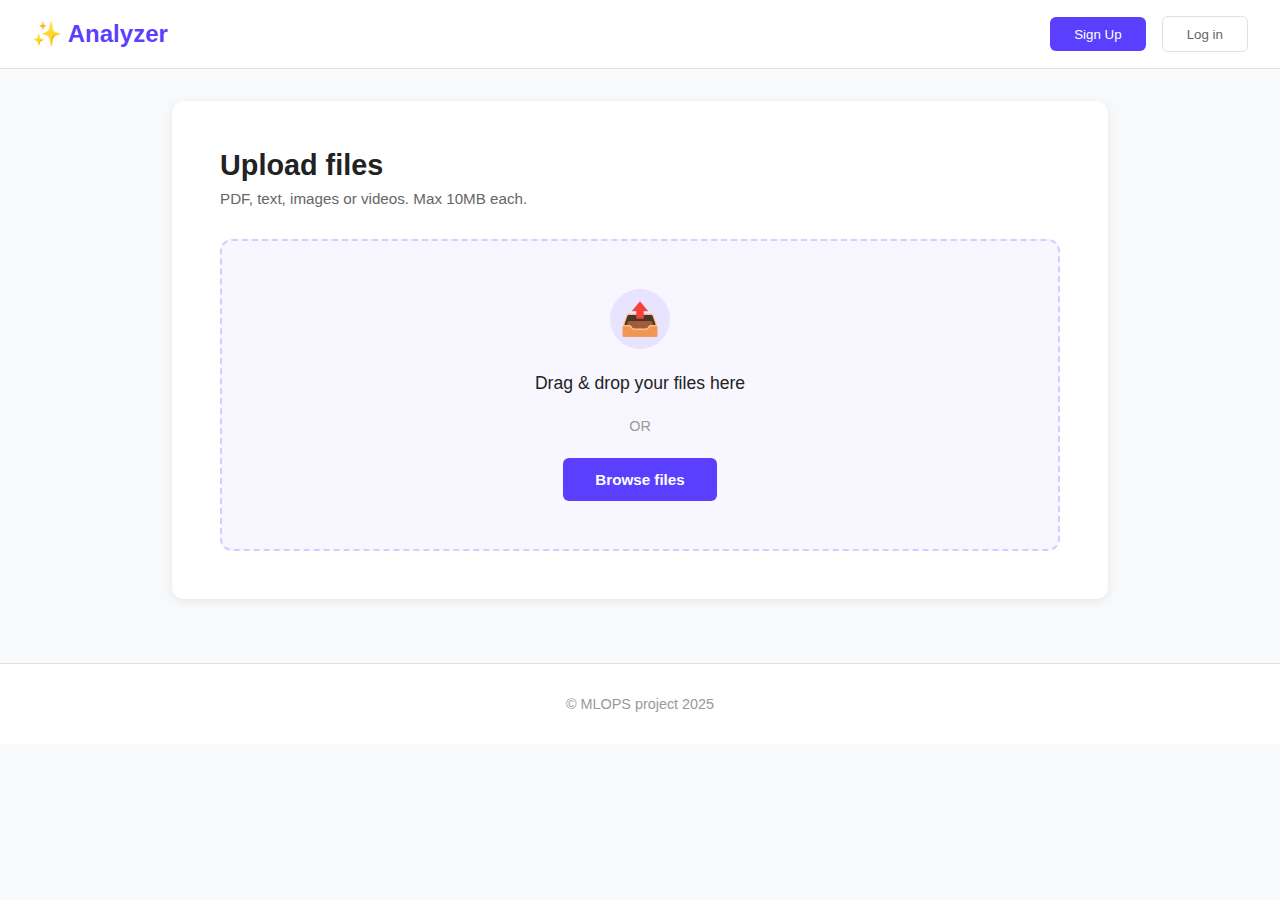
<file: frontend/index.html>
<!DOCTYPE html>
<html lang="en">
<head>
    <meta charset="UTF-8">
    <meta name="viewport" content="width=device-width, initial-scale=1.0">
    <title>Image Analysis & AI Detection</title>
    <style>
        * {
            margin: 0;
            padding: 0;
            box-sizing: border-box;
        }

        body {
            font-family: -apple-system, BlinkMacSystemFont, 'Segoe UI', 'Roboto', 'Oxygen', 'Ubuntu', 'Cantarell', sans-serif;
            background: #f8f9fa;
            color: #333;
        }

        header {
            background: white;
            border-bottom: 1px solid #e0e0e0;
            padding: 1rem 2rem;
            display: flex;
            justify-content: space-between;
            align-items: center;
        }

        .logo {
            font-size: 1.5rem;
            font-weight: 700;
            color: #5b3fff;
        }

        nav {
            display: flex;
            gap: 2rem;
        }

        nav a {
            text-decoration: none;
            color: #666;
            font-size: 0.95rem;
            transition: color 0.3s;
        }

        nav a:hover {
            color: #5b3fff;
        }

        .header-right {
            display: flex;
            gap: 1rem;
            align-items: center;
        }

        .btn-signup {
            background: #5b3fff;
            color: white;
            border: none;
            padding: 0.6rem 1.5rem;
            border-radius: 6px;
            cursor: pointer;
            font-weight: 500;
            transition: background 0.3s;
        }

        .btn-signup:hover {
            background: #4a2dd8;
        }

        .btn-login {
            background: white;
            color: #666;
            border: 1px solid #e0e0e0;
            padding: 0.6rem 1.5rem;
            border-radius: 6px;
            cursor: pointer;
            font-weight: 500;
            transition: all 0.3s;
        }

        .btn-login:hover {
            border-color: #5b3fff;
            color: #5b3fff;
        }

        .container {
            max-width: 1000px;
            margin: 2rem auto;
            padding: 0 2rem;
        }

        .upload-section {
            background: white;
            border-radius: 12px;
            padding: 3rem;
            box-shadow: 0 2px 8px rgba(0, 0, 0, 0.08);
        }

        .section-title {
            font-size: 1.8rem;
            font-weight: 700;
            margin-bottom: 0.5rem;
            color: #222;
        }

        .section-subtitle {
            color: #666;
            margin-bottom: 2rem;
            font-size: 0.95rem;
        }

        .upload-area {
            border: 2px dashed #d0d0ff;
            border-radius: 12px;
            padding: 3rem;
            text-align: center;
            background: #f8f7ff;
            transition: all 0.3s;
            cursor: pointer;
        }

        .upload-area:hover {
            border-color: #5b3fff;
            background: #faf9ff;
        }

        .upload-area.dragging {
            border-color: #5b3fff;
            background: #f0ecff;
        }

        .upload-icon {
            width: 60px;
            height: 60px;
            margin: 0 auto 1.5rem;
            background: #e8e4ff;
            border-radius: 50%;
            display: flex;
            align-items: center;
            justify-content: center;
            font-size: 2rem;
        }

        .upload-text {
            font-size: 1.1rem;
            font-weight: 500;
            margin-bottom: 0.5rem;
            color: #222;
        }

        .upload-or {
            color: #999;
            margin: 1.5rem 0;
            font-size: 0.9rem;
        }

        #imageInput {
            display: none;
        }

        .btn-browse {
            background: #5b3fff;
            color: white;
            border: none;
            padding: 0.8rem 2rem;
            border-radius: 6px;
            cursor: pointer;
            font-weight: 600;
            font-size: 0.95rem;
            transition: background 0.3s;
        }

        .btn-browse:hover {
            background: #4a2dd8;
        }

        .upload-list {
            margin-top: 2rem;
            border-top: 1px solid #e0e0e0;
            padding-top: 1.5rem;
        }

        .upload-list-title {
            font-size: 0.9rem;
            color: #999;
            margin-bottom: 1rem;
            font-weight: 500;
        }

        .file-item {
            display: flex;
            align-items: center;
            justify-content: space-between;
            padding: 1rem;
            background: #f8f9fa;
            border-radius: 8px;
            margin-bottom: 0.8rem;
        }

        .file-info {
            display: flex;
            align-items: center;
            gap: 1rem;
            flex: 1;
        }

        .file-icon {
            width: 40px;
            height: 40px;
            background: #e8e4ff;
            border-radius: 6px;
            display: flex;
            align-items: center;
            justify-content: center;
            font-size: 1.2rem;
        }

        .file-details {
            flex: 1;
        }

        .file-name {
            font-weight: 500;
            color: #222;
            font-size: 0.95rem;
        }

        .file-size {
            color: #999;
            font-size: 0.85rem;
            margin-top: 0.2rem;
        }

        .file-progress {
            flex: 1;
            max-width: 200px;
            height: 6px;
            background: #e0e0e0;
            border-radius: 3px;
            overflow: hidden;
            margin: 0 1rem;
        }

        .progress-bar {
            height: 100%;
            background: #5b3fff;
            border-radius: 3px;
            transition: width 0.3s;
        }

        .file-percent {
            color: #999;
            font-size: 0.85rem;
            min-width: 40px;
            text-align: right;
        }

        .file-status {
            width: 24px;
            height: 24px;
            display: flex;
            align-items: center;
            justify-content: center;
            font-size: 1rem;
        }

        .status-error {
            color: #e74c3c;
            cursor: pointer;
        }

        .status-success {
            color: #27ae60;
        }

        #status {
            margin-top: 1rem;
            padding: 1rem;
            border-radius: 8px;
            text-align: center;
            font-weight: 500;
            display: none;
        }

        #status.loading {
            display: block;
            background: #e8f4f8;
            color: #0077be;
        }

        #status.error {
            display: block;
            background: #ffe8e8;
            color: #c0392b;
        }

        .action-buttons {
            display: flex;
            gap: 1rem;
            margin-top: 2rem;
            padding-top: 2rem;
            border-top: 1px solid #e0e0e0;
        }

        .btn-secondary {
            background: white;
            color: #666;
            border: 1px solid #e0e0e0;
            padding: 0.8rem 1.5rem;
            border-radius: 6px;
            cursor: pointer;
            font-weight: 500;
            transition: all 0.3s;
            flex: 1;
        }

        .btn-secondary:hover {
            border-color: #5b3fff;
            color: #5b3fff;
        }

        .btn-primary {
            background: #5b3fff;
            color: white;
            border: none;
            padding: 0.8rem 1.5rem;
            border-radius: 6px;
            cursor: pointer;
            font-weight: 600;
            transition: background 0.3s;
            flex: 1;
        }

        .btn-primary:hover {
            background: #4a2dd8;
        }

        .btn-primary:disabled {
            background: #ccc;
            cursor: not-allowed;
        }

        footer {
            background: white;
            border-top: 1px solid #e0e0e0;
            margin-top: 4rem;
            padding: 2rem;
            text-align: center;
            color: #999;
            font-size: 0.9rem;
        }

        @media (max-width: 768px) {
            .upload-section {
                padding: 2rem;
            }

            nav {
                gap: 1rem;
                font-size: 0.9rem;
            }

            .file-progress {
                display: none;
            }

            .action-buttons {
                flex-direction: column;
            }
        }
    </style>
</head>
<body>
    <header>
        <div class="logo">✨ Analyzer</div>
        <nav>
            <!-- <a href="#home">Home</a>
            <a href="#about">About us</a>
            <a href="#features">Features</a>
            <a href="#pricing">Pricing</a>
            <a href="#blog">Blog</a> -->
        </nav>
        <div class="header-right">
            <button class="btn-signup">Sign Up</button>
            <button class="btn-login">Log in</button>
        </div>
    </header>

    <div class="container">
        <div class="upload-section">
            <h1 class="section-title">Upload files</h1>
            <p class="section-subtitle">PDF, text, images or videos. Max 10MB each.</p>

            <div class="upload-area" id="uploadArea">
                <div class="upload-icon">📤</div>
                <div class="upload-text">Drag & drop your files here</div>
                <div class="upload-or">OR</div>
                <button class="btn-browse" onclick="document.getElementById('imageInput').click()">Browse files</button>
            </div>

            <input type="file" id="imageInput" accept="image/*" multiple>

            <div id="status"></div>

            <div class="upload-list" id="uploadList" style="display: none;">
                <div class="upload-list-title">Uploading files</div>
                <div id="fileItems"></div>
            </div>

            <div class="action-buttons" id="actionButtons" style="display: none;">
                <button class="btn-secondary" onclick="clearFiles()">Clear</button>
                <button class="btn-primary" onclick="analyzeImage()">Analyze</button>
            </div>
        </div>
    </div>

    <footer>
        <p>© MLOPS project 2025</p>
    </footer>

    <script>
        const uploadArea = document.getElementById('uploadArea');
        const imageInput = document.getElementById('imageInput');
        const statusEl = document.getElementById('status');
        const uploadList = document.getElementById('uploadList');
        const fileItems = document.getElementById('fileItems');
        const actionButtons = document.getElementById('actionButtons');
        let selectedFiles = [];

        // Drag and drop events
        uploadArea.addEventListener('dragover', (e) => {
            e.preventDefault();
            uploadArea.classList.add('dragging');
        });

        uploadArea.addEventListener('dragleave', () => {
            uploadArea.classList.remove('dragging');
        });

        uploadArea.addEventListener('drop', (e) => {
            e.preventDefault();
            uploadArea.classList.remove('dragging');
            const files = e.dataTransfer.files;
            handleFiles(files);
        });

        imageInput.addEventListener('change', (e) => {
            handleFiles(e.target.files);
        });

        function handleFiles(files) {
            selectedFiles = Array.from(files);
            displayFiles();
        }

        function displayFiles() {
            fileItems.innerHTML = '';
            uploadList.style.display = selectedFiles.length > 0 ? 'block' : 'none';
            actionButtons.style.display = selectedFiles.length > 0 ? 'flex' : 'none';

            selectedFiles.forEach((file, index) => {
                const fileItem = document.createElement('div');
                fileItem.className = 'file-item';

                const icon = getFileIcon(file.type);
                const size = (file.size / 1024).toFixed(0);

                fileItem.innerHTML = `
                    <div class="file-info">
                        <div class="file-icon">${icon}</div>
                        <div class="file-details">
                            <div class="file-name">${file.name}</div>
                            <div class="file-size">${size} KB</div>
                        </div>
                    </div>
                    <div class="file-progress">
                        <div class="progress-bar" style="width: 0%"></div>
                    </div>
                    <div class="file-percent">0%</div>
                    <div class="file-status">⏳</div>
                `;
                fileItems.appendChild(fileItem);
            });
        }

        function getFileIcon(type) {
            if (type.startsWith('image')) return '🖼️';
            if (type === 'application/pdf') return '📄';
            if (type.startsWith('text')) return '📝';
            if (type.startsWith('video')) return '🎥';
            return '📎';
        }

        function clearFiles() {
            selectedFiles = [];
            imageInput.value = '';
            displayFiles();
            statusEl.classList.remove('loading', 'error');
            statusEl.style.display = 'none';
        }

        async function analyzeImage() {
            if (selectedFiles.length === 0) {
                alert('Please choose files first!');
                return;
            }

            statusEl.innerText = 'Uploading and analyzing...';
            statusEl.classList.add('loading');
            statusEl.style.display = 'block';
            actionButtons.style.display = 'none';

            try {
                const file = selectedFiles[0];
                const formData = new FormData();
                formData.append('file', file);

                const response = await fetch('/analyze-image', {
                    method: 'POST',
                    body: formData
                });

                if (!response.ok) {
                    throw new Error('Network response was not ok');
                }

                const data = await response.json();
                localStorage.setItem('imageResult', JSON.stringify(data));
                window.location.href = 'result.html';

            } catch (error) {
                console.error('Error:', error);
                statusEl.innerText = '❌ Error analyzing image! Please try again.';
                statusEl.classList.remove('loading');
                statusEl.classList.add('error');
                actionButtons.style.display = 'flex';
            }
        }
    </script>
</body>
</html>
</file>
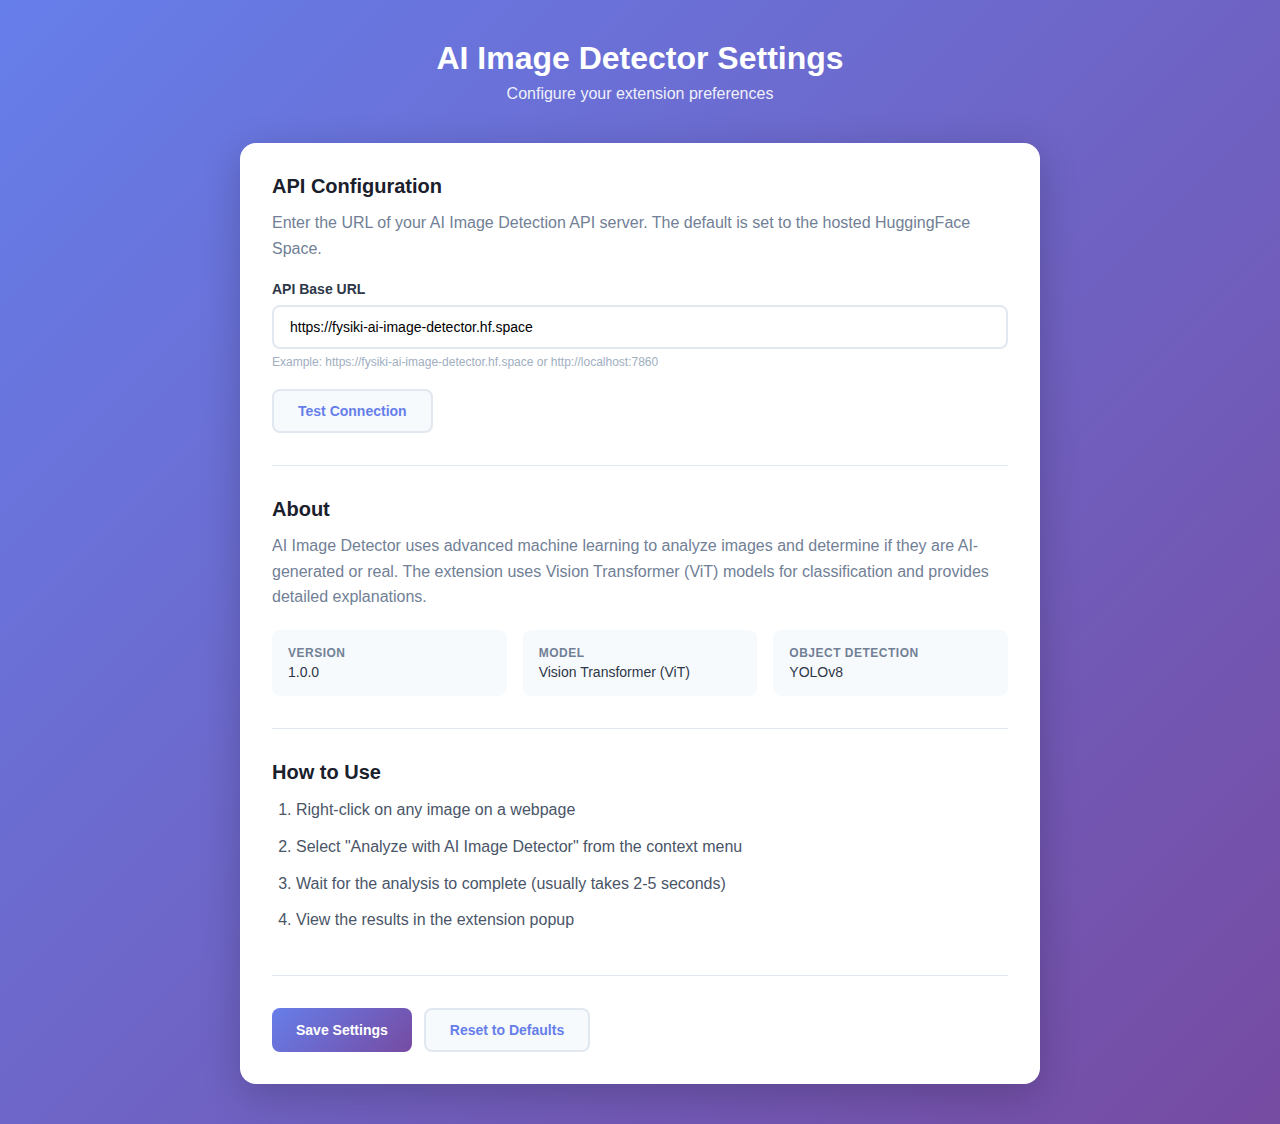
<file: chrome-extension/options.html>
<!DOCTYPE html>
<html lang="en">
<head>
  <meta charset="UTF-8">
  <meta name="viewport" content="width=device-width, initial-scale=1.0">
  <title>AI Image Detector - Settings</title>
  <link rel="stylesheet" href="css/options.css">
</head>
<body>
  <div class="container">
    <header>
      <h1>AI Image Detector Settings</h1>
      <p>Configure your extension preferences</p>
    </header>

    <main>
      <div class="card">
        <h2>API Configuration</h2>
        <p class="description">
          Enter the URL of your AI Image Detection API server.
          The default is set to the hosted HuggingFace Space.
        </p>

        <div class="form-group">
          <label for="apiUrl">API Base URL</label>
          <input
            type="text"
            id="apiUrl"
            placeholder="https://fysiki-ai-image-detector.hf.space"
            value="https://fysiki-ai-image-detector.hf.space"
          >
          <small>Example: https://fysiki-ai-image-detector.hf.space or http://localhost:7860</small>
        </div>

        <button id="testConnection" class="btn-secondary">Test Connection</button>
        <div id="connectionStatus" class="hidden"></div>
      </div>

      <div class="card">
        <h2>About</h2>
        <p class="description">
          AI Image Detector uses advanced machine learning to analyze images and determine
          if they are AI-generated or real. The extension uses Vision Transformer (ViT) models
          for classification and provides detailed explanations.
        </p>

        <div class="info-grid">
          <div class="info-item">
            <strong>Version</strong>
            <span>1.0.0</span>
          </div>
          <div class="info-item">
            <strong>Model</strong>
            <span>Vision Transformer (ViT)</span>
          </div>
          <div class="info-item">
            <strong>Object Detection</strong>
            <span>YOLOv8</span>
          </div>
        </div>
      </div>

      <div class="card">
        <h2>How to Use</h2>
        <ol class="instructions">
          <li>Right-click on any image on a webpage</li>
          <li>Select "Analyze with AI Image Detector" from the context menu</li>
          <li>Wait for the analysis to complete (usually takes 2-5 seconds)</li>
          <li>View the results in the extension popup</li>
        </ol>
      </div>

      <div class="actions">
        <button id="saveBtn" class="btn-primary">Save Settings</button>
        <button id="resetBtn" class="btn-secondary">Reset to Defaults</button>
      </div>

      <div id="saveStatus" class="hidden"></div>
    </main>
  </div>

  <script src="js/options.js"></script>
</body>
</html>
</file>
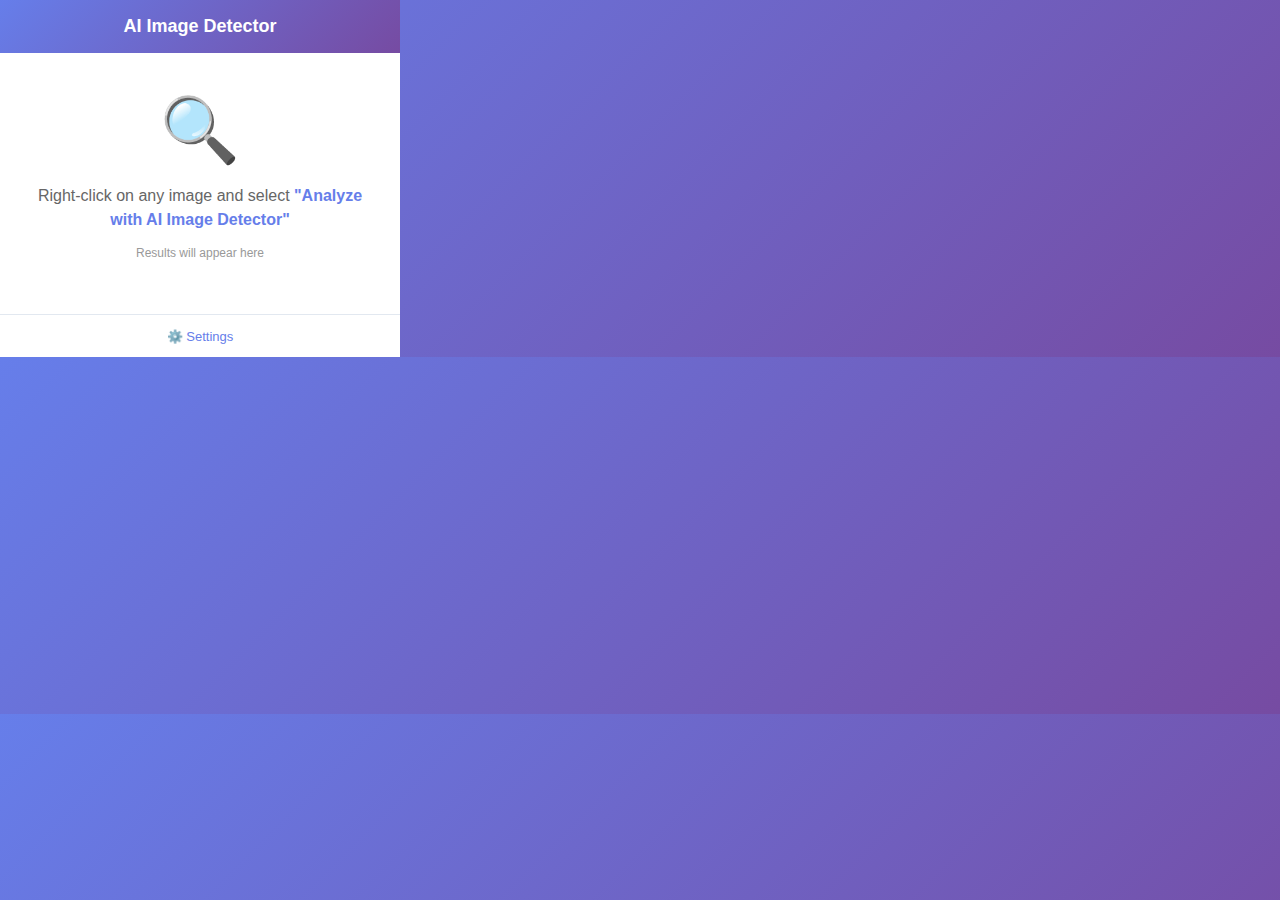
<file: chrome-extension/popup.html>
<!DOCTYPE html>
<html lang="en">
<head>
  <meta charset="UTF-8">
  <meta name="viewport" content="width=device-width, initial-scale=1.0">
  <title>AI Image Detector</title>
  <link rel="stylesheet" href="css/popup.css">
</head>
<body>
  <div class="container">
    <header>
      <h1>AI Image Detector</h1>
    </header>

    <div id="loading" class="hidden">
      <div class="loader"></div>
      <p>Analyzing image...</p>
    </div>

    <div id="welcome" class="welcome">
      <div class="icon-large">🔍</div>
      <p>Right-click on any image and select <strong>"Analyze with AI Image Detector"</strong></p>
      <p class="hint">Results will appear here</p>
    </div>

    <div id="error" class="hidden error-container">
      <div class="error-icon">⚠️</div>
      <h3>Error</h3>
      <p id="errorMessage"></p>
      <button id="retryBtn" class="btn-secondary">Try Again</button>
    </div>

    <div id="results" class="hidden">
      <!-- Original Image -->
      <div class="image-preview">
        <img id="originalImage" alt="Analyzed image">
      </div>

      <!-- Classification Result -->
      <div class="result-card">
        <div class="result-header">
          <span id="resultLabel" class="label"></span>
          <span id="resultConfidence" class="confidence"></span>
        </div>
        <div class="progress-bar">
          <div id="progressFill" class="progress-fill"></div>
        </div>
      </div>

      <!-- Detected Objects -->
      <div id="objectsSection" class="section">
        <h3>Detected Objects</h3>
        <div id="objectsList" class="objects-list"></div>
      </div>

      <!-- AI Explanation -->
      <div id="summarySection" class="section">
        <h3>Analysis Summary</h3>
        <p id="summaryText"></p>
      </div>

      <!-- Grad-CAM Visualization -->
      <div id="gradcamSection" class="section hidden">
        <h3>Attention Heatmap</h3>
        <p class="hint">Areas the AI focused on during analysis</p>
        <div class="image-preview">
          <img id="gradcamImage" alt="Grad-CAM visualization">
        </div>
      </div>

      <!-- Action Buttons -->
      <div class="actions">
        <button id="newAnalysisBtn" class="btn-primary">Analyze Another</button>
        <button id="optionsBtn" class="btn-secondary">Settings</button>
      </div>
    </div>

    <footer>
      <a href="#" id="settingsLink">⚙️ Settings</a>
    </footer>
  </div>

  <script src="js/popup.js"></script>
</body>
</html>
</file>
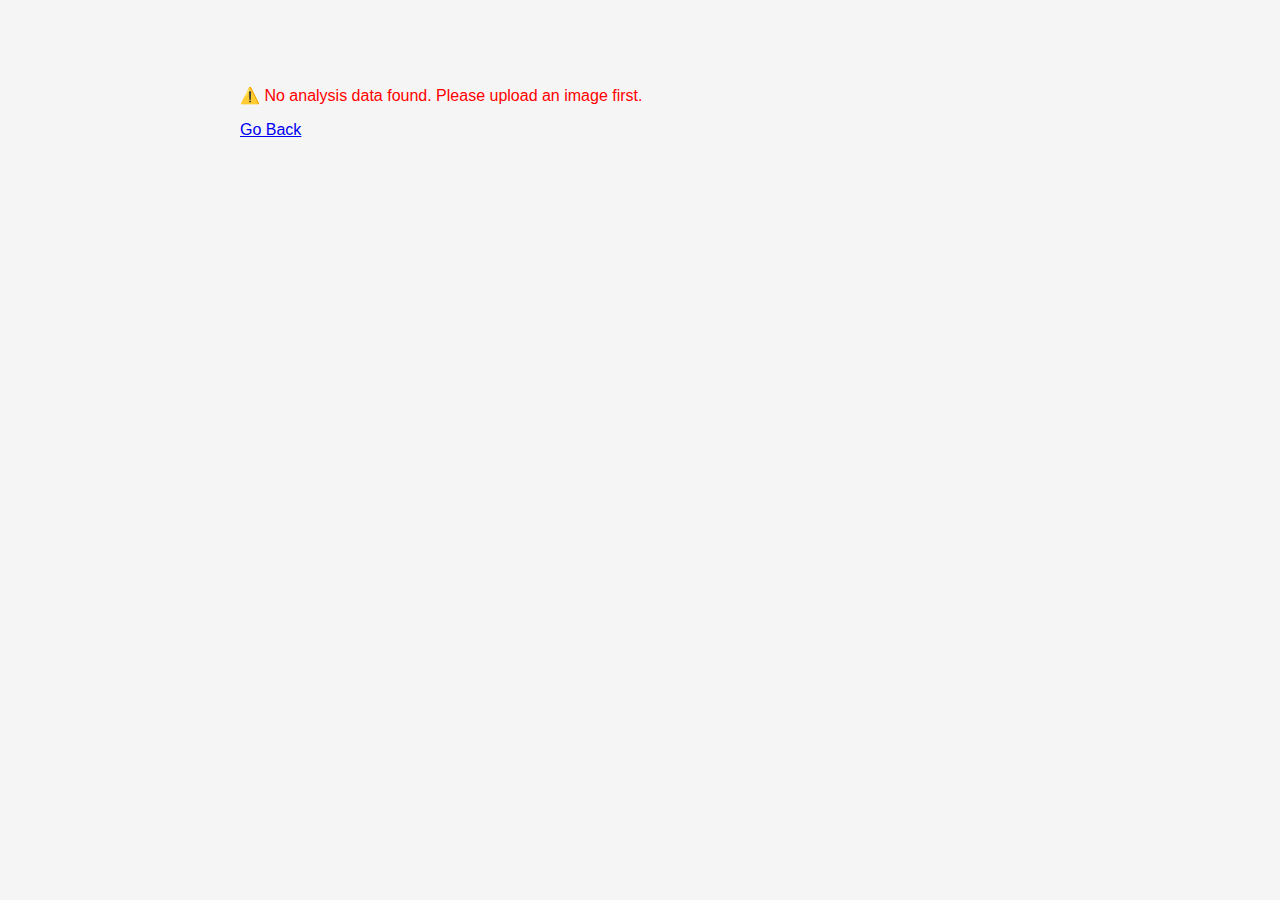
<file: frontend/result.html>
<!DOCTYPE html>
<html lang="en">
<head>
<meta charset="UTF-8">
<meta name="viewport" content="width=device-width, initial-scale=1.0">
<title>Image Analysis Result</title>
<style>
body {
  font-family: Arial, sans-serif;
  max-width: 800px;
  margin: 50px auto;
  padding: 20px;
  background: #f5f5f5;
}
.container {
  background: white;
  padding: 30px;
  border-radius: 10px;
  box-shadow: 0 2px 10px rgba(0,0,0,0.1);
}
img {
  border-radius: 10px;
  box-shadow: 0 2px 10px rgba(0,0,0,0.2);
}
button {
  background: #4CAF50;
  color: white;
  padding: 10px 20px;
  border: none;
  border-radius: 5px;
  cursor: pointer;
  font-size: 16px;
}
button:hover {
  background: #45a049;
}
button:disabled {
  background: #cccccc;
  cursor: not-allowed;
}
.loading {
  display: none;
  margin-top: 10px;
  color: #666;
}
</style>
</head>
<body>
<div class="container">
<h2>Image Analysis Result</h2>

<!-- Image preview -->
<div>
  <h3>Uploaded Image:</h3>
  <img id="imagePreview" src="" alt="Uploaded Image" width="400">
</div>

<!-- Analysis results -->
<h3>Detected Objects:</h3>
<ul id="objectsList"></ul>

<h3>AI Explanation Summary:</h3>
<div id="summaryContainer" style="margin-top: 10px;">
  <p id="summaryText"
     style="background:#f5f5f5;
            padding:12px;
            border-radius:8px;
            box-shadow:0 2px 8px rgba(0,0,0,0.1);
            font-size:15px;
            line-height:1.5;">
  </p>
</div>

<h3>AI Detection Result:</h3>
<p id="aiProb"></p>

<!-- Grad-CAM Visualization Section -->
<h3>Grad-CAM Visualization:</h3>
<button id="gradcamBtn" onclick="generateGradCAM()">Show Grad-CAM</button>
<div class="loading" id="loadingMsg">⏳ Generating Grad-CAM...</div>
<div id="gradcamResult" style="margin-top: 10px;"></div>

<div style="margin-top: 30px;">
  <a href="index.html" style="color: #4CAF50; text-decoration: none; font-weight: bold;">← Upload Another Image</a>
</div>
</div>

<script>
// ✅ Single data parsing and display logic
let data = null;

// Safely get and parse JSON data from localStorage
try {
  const stored = localStorage.getItem("imageResult");
  if (stored && stored.trim() !== "") {
    data = JSON.parse(stored);
  } else {
    console.warn("⚠️ No data found in localStorage for 'imageResult'");
  }
} catch (err) {
  console.error("❌ JSON parse error:", err);
  data = null;
}

if (!data) {
  document.body.innerHTML = `
    <div class='container'>
      <p style="color:red;">⚠️ No analysis data found or invalid data format.</p>
      <a href="index.html" style="color: #4CAF50; text-decoration: none; font-weight: bold;">← Go Back</a>
    </div>
  `;
} else {
  // ✅ Show image preview
  document.getElementById("imagePreview").src = `http://127.0.0.1:7860/uploads/${data.filename}`;
  
  // ✅ Show detected objects
  const objectsList = document.getElementById("objectsList");
  if (data.objects && data.objects.length > 0) {
    data.objects.forEach(obj => {
      const li = document.createElement("li");
      li.innerText = obj;
      objectsList.appendChild(li);
    });
  } else {
    objectsList.innerHTML = "<li>No objects detected</li>";
  }
  
  // ✅ Show summary
  document.getElementById("summaryText").innerText = data.summary || "No summary available";
  
  // ✅ Show AI probability
  const aiProb = data.ai_probability;
  const aiProbElement = document.getElementById("aiProb");
  if (aiProb !== undefined && aiProb !== null) {
    const percentage = (aiProb * 100).toFixed(2);
    const prediction = data.prediction || (aiProb > 0.5 ? "AI-generated" : "Real");
    aiProbElement.innerHTML = `
      <strong>${prediction}</strong><br>
      AI Probability: ${percentage}%<br>
      Real Probability: ${((1 - aiProb) * 100).toFixed(2)}%
    `;
  } else {
    aiProbElement.innerText = "AI detection not available";
  }
}

// ✅ Grad-CAM generation function
async function generateGradCAM() {
  if (!data) {
    alert("No image found. Please analyze an image first.");
    return;
  }

  const button = document.getElementById("gradcamBtn");
  const loadingMsg = document.getElementById("loadingMsg");
  const resultDiv = document.getElementById("gradcamResult");
  
  // Disable button and show loading
  button.disabled = true;
  button.innerText = "Generating...";
  loadingMsg.style.display = "block";
  resultDiv.innerHTML = "";

  try {
    // Fetch the original image file
    const fileResponse = await fetch(`http://127.0.0.1:7860/uploads/${data.filename}`);
    
    if (!fileResponse.ok) {
      throw new Error("Failed to fetch image file");
    }
    
    const blob = await fileResponse.blob();
    
    // Create FormData with the file
    const formData = new FormData();
    const fileExtension = data.filename.split('.').pop().toLowerCase();
    const mimeTypes = {
      'jpg': 'image/jpeg',
      'jpeg': 'image/jpeg',
      'png': 'image/png',
      'gif': 'image/gif',
      'webp': 'image/webp'
    };
    const mimeType = mimeTypes[fileExtension] || 'image/jpeg';
    
    const file = new File([blob], data.filename, { type: mimeType });
    formData.append("file", file);

    console.log("Sending file:", data.filename, "Type:", mimeType);

    // Request Grad-CAM visualization
    const response = await fetch("http://127.0.0.1:7860/gradcam", {
      method: "POST",
      body: formData
    });

    console.log("Response status:", response.status);

    if (!response.ok) {
      let errorDetail = `Server error: ${response.status}`;
      try {
        const errorData = await response.json();
        console.error("Server error response:", errorData);
        errorDetail = JSON.stringify(errorData, null, 2);
      } catch (e) {
        const errorText = await response.text();
        console.error("Server error text:", errorText);
        errorDetail = errorText || errorDetail;
      }
      throw new Error(errorDetail);
    }

    const result = await response.json();
    console.log("Grad-CAM result:", result);

    // Display Grad-CAM image
    if (result.gradcam_image) {
      const imagePath = result.gradcam_image.startsWith('/') 
        ? result.gradcam_image.substring(1) 
        : result.gradcam_image;
      
      resultDiv.innerHTML = `
        <img src="http://127.0.0.1:7860/${imagePath}" 
             alt="Grad-CAM Visualization"
             width="400"
             style="border-radius:10px;box-shadow:0 2px 10px rgba(0,0,0,0.2);margin-top:10px;"
             onerror="this.onerror=null; this.alt='Failed to load Grad-CAM image';">
        <p style="color: #666; font-size: 14px; margin-top: 10px;">
          Grad-CAM highlights the regions that influenced the AI detection model's decision.
        </p>
      `;
      button.innerText = "Regenerate Grad-CAM";
    } else {
      throw new Error("No Grad-CAM image path in response");
    }
    
  } catch (error) {
    console.error("Full error details:", error);
    
    let errorMessage = error.message;
    
    resultDiv.innerHTML = `
      <div style="background: #fee; padding: 15px; border-radius: 5px; border: 1px solid #fcc;">
        <p style="color: red; font-weight: bold;">❌ Error generating Grad-CAM</p>
        <pre style="color: #600; font-size: 12px; overflow-x: auto;">${errorMessage}</pre>
        <p style="color: #666; font-size: 14px; margin-top: 10px;">
          Please check the browser console (F12) for full error details.
        </p>
      </div>
    `;
    button.innerText = "Retry Grad-CAM";
  } finally {
    button.disabled = false;
    loadingMsg.style.display = "none";
  }
}
</script>
<script>
  // Safely load JSON result from localStorage
  
  try {
    const stored = localStorage.getItem("imageResult");
    if (stored && stored.trim() !== "") {
      data = JSON.parse(stored);
    }
  } catch (err) {
    console.error("❌ Failed to parse localStorage:", err);
  }

  if (!data) {
    document.body.innerHTML = `
      <p style="color:red;">⚠️ No analysis data found. Please upload an image first.</p>
      <a href="index.html">Go Back</a>
    `;
  } else {
    // === Show uploaded image ===
    document.getElementById("imagePreview").src =
      `http://127.0.0.1:7860/uploads/${data.filename}`;

    // === Show detected objects ===
    const list = document.getElementById("objectsList");
    data.objects.forEach(obj => {
      const li = document.createElement("li");
      li.textContent = obj;
      list.appendChild(li);
    });

    // === AI probability ===
    document.getElementById("aiProb").innerText =
      (data.ai_probability * 100).toFixed(2) + "%";

    // === Summary text ===
    document.getElementById("summaryText").innerText =
      data.summary || "Summary not available.";

    // === Auto-display Grad-CAM ===
    if (data.gradcam_image) {
      const gradcamDiv = document.createElement("div");
      gradcamDiv.innerHTML = `
        <h3>Grad-CAM Visualization:</h3>
        <img src="http://127.0.0.1:7860${data.gradcam_image}"
             width="400"
             style="border-radius:10px;
                    margin-top:10px;
                    box-shadow:0 2px 10px rgba(0,0,0,0.25);">
      `;
      document.body.appendChild(gradcamDiv);
    }
  }
</script>


</body>
</html>
</file>
<file: chrome-extension/css/options.css>
* {
  margin: 0;
  padding: 0;
  box-sizing: border-box;
}

body {
  font-family: -apple-system, BlinkMacSystemFont, 'Segoe UI', Roboto, Oxygen, Ubuntu, Cantarell, sans-serif;
  background: linear-gradient(135deg, #667eea 0%, #764ba2 100%);
  min-height: 100vh;
  padding: 40px 20px;
  color: #333;
}

.container {
  max-width: 800px;
  margin: 0 auto;
}

header {
  text-align: center;
  color: white;
  margin-bottom: 40px;
}

header h1 {
  font-size: 32px;
  font-weight: 700;
  margin-bottom: 8px;
}

header p {
  font-size: 16px;
  opacity: 0.9;
}

main {
  background: white;
  border-radius: 16px;
  padding: 32px;
  box-shadow: 0 10px 40px rgba(0, 0, 0, 0.2);
}

.card {
  margin-bottom: 32px;
  padding-bottom: 32px;
  border-bottom: 1px solid #e2e8f0;
}

.card:last-of-type {
  border-bottom: none;
}

.card h2 {
  font-size: 20px;
  font-weight: 600;
  margin-bottom: 12px;
  color: #1a202c;
}

.description {
  color: #718096;
  line-height: 1.6;
  margin-bottom: 20px;
}

/* Form Elements */
.form-group {
  margin-bottom: 20px;
}

label {
  display: block;
  font-weight: 600;
  margin-bottom: 8px;
  color: #2d3748;
  font-size: 14px;
}

input[type="text"] {
  width: 100%;
  padding: 12px 16px;
  border: 2px solid #e2e8f0;
  border-radius: 8px;
  font-size: 14px;
  transition: all 0.2s;
}

input[type="text"]:focus {
  outline: none;
  border-color: #667eea;
  box-shadow: 0 0 0 3px rgba(102, 126, 234, 0.1);
}

small {
  display: block;
  margin-top: 6px;
  color: #a0aec0;
  font-size: 12px;
}

/* Buttons */
button {
  padding: 12px 24px;
  border: none;
  border-radius: 8px;
  font-size: 14px;
  font-weight: 600;
  cursor: pointer;
  transition: all 0.2s;
}

.btn-primary {
  background: linear-gradient(135deg, #667eea 0%, #764ba2 100%);
  color: white;
}

.btn-primary:hover {
  transform: translateY(-2px);
  box-shadow: 0 6px 20px rgba(102, 126, 234, 0.4);
}

.btn-secondary {
  background: #f7fafc;
  color: #667eea;
  border: 2px solid #e2e8f0;
}

.btn-secondary:hover {
  background: #edf2f7;
}

.btn-secondary:disabled {
  opacity: 0.5;
  cursor: not-allowed;
}

/* Actions */
.actions {
  display: flex;
  gap: 12px;
  margin-top: 32px;
}

/* Status Messages */
#connectionStatus,
#saveStatus {
  margin-top: 16px;
  padding: 12px 16px;
  border-radius: 8px;
  font-size: 14px;
  font-weight: 500;
}

#connectionStatus.success,
#saveStatus.success {
  background: #f0fff4;
  color: #22543d;
  border: 1px solid #9ae6b4;
}

#connectionStatus.error,
#saveStatus.error {
  background: #fff5f5;
  color: #742a2a;
  border: 1px solid #fc8181;
}

#connectionStatus.loading {
  background: #ebf8ff;
  color: #2c5282;
  border: 1px solid #90cdf4;
}

/* Info Grid */
.info-grid {
  display: grid;
  grid-template-columns: repeat(auto-fit, minmax(200px, 1fr));
  gap: 16px;
  margin-top: 20px;
}

.info-item {
  padding: 16px;
  background: #f7fafc;
  border-radius: 8px;
  display: flex;
  flex-direction: column;
  gap: 4px;
}

.info-item strong {
  font-size: 12px;
  text-transform: uppercase;
  letter-spacing: 0.5px;
  color: #718096;
}

.info-item span {
  font-size: 14px;
  color: #2d3748;
}

/* Instructions */
.instructions {
  padding-left: 24px;
  line-height: 1.8;
  color: #4a5568;
}

.instructions li {
  margin-bottom: 8px;
}

/* Utility */
.hidden {
  display: none !important;
}
</file>
<file: chrome-extension/css/popup.css>
* {
  margin: 0;
  padding: 0;
  box-sizing: border-box;
}

body {
  font-family: -apple-system, BlinkMacSystemFont, 'Segoe UI', Roboto, Oxygen, Ubuntu, Cantarell, sans-serif;
  width: 400px;
  min-height: 300px;
  background: linear-gradient(135deg, #667eea 0%, #764ba2 100%);
  color: #333;
}

.container {
  background: white;
  min-height: 300px;
  display: flex;
  flex-direction: column;
}

header {
  background: linear-gradient(135deg, #667eea 0%, #764ba2 100%);
  color: white;
  padding: 16px 20px;
  text-align: center;
}

header h1 {
  font-size: 18px;
  font-weight: 600;
  margin: 0;
}

/* Welcome Screen */
.welcome {
  text-align: center;
  padding: 40px 30px;
  color: #666;
}

.icon-large {
  font-size: 64px;
  margin-bottom: 16px;
}

.welcome p {
  margin: 12px 0;
  line-height: 1.5;
}

.welcome strong {
  color: #667eea;
}

.hint {
  font-size: 12px;
  color: #999;
}

/* Loading */
#loading {
  text-align: center;
  padding: 60px 30px;
}

.loader {
  border: 4px solid #f3f3f3;
  border-top: 4px solid #667eea;
  border-radius: 50%;
  width: 50px;
  height: 50px;
  animation: spin 1s linear infinite;
  margin: 0 auto 20px;
}

@keyframes spin {
  0% { transform: rotate(0deg); }
  100% { transform: rotate(360deg); }
}

/* Error */
.error-container {
  text-align: center;
  padding: 40px 30px;
  color: #e53e3e;
}

.error-icon {
  font-size: 48px;
  margin-bottom: 16px;
}

.error-container h3 {
  margin-bottom: 12px;
  color: #c53030;
}

.error-container p {
  color: #666;
  margin-bottom: 20px;
  line-height: 1.5;
}

/* Results */
#results {
  padding: 20px;
}

.image-preview {
  width: 100%;
  margin-bottom: 20px;
  border-radius: 8px;
  overflow: hidden;
  box-shadow: 0 2px 8px rgba(0,0,0,0.1);
}

.image-preview img {
  width: 100%;
  height: auto;
  display: block;
}

.result-card {
  background: linear-gradient(135deg, #667eea 0%, #764ba2 100%);
  padding: 20px;
  border-radius: 12px;
  color: white;
  margin-bottom: 20px;
}

.result-header {
  display: flex;
  justify-content: space-between;
  align-items: center;
  margin-bottom: 12px;
}

.label {
  font-size: 18px;
  font-weight: 600;
}

.confidence {
  font-size: 24px;
  font-weight: 700;
}

.progress-bar {
  height: 8px;
  background: rgba(255,255,255,0.3);
  border-radius: 4px;
  overflow: hidden;
}

.progress-fill {
  height: 100%;
  background: white;
  border-radius: 4px;
  transition: width 0.5s ease;
}

/* Result variants */
.result-card.ai {
  background: linear-gradient(135deg, #f093fb 0%, #f5576c 100%);
}

.result-card.real {
  background: linear-gradient(135deg, #4facfe 0%, #00f2fe 100%);
}

/* Sections */
.section {
  margin-bottom: 20px;
}

.section h3 {
  font-size: 14px;
  font-weight: 600;
  color: #333;
  margin-bottom: 12px;
  text-transform: uppercase;
  letter-spacing: 0.5px;
}

.section p {
  line-height: 1.6;
  color: #666;
  font-size: 14px;
}

/* Objects List */
.objects-list {
  display: flex;
  flex-wrap: wrap;
  gap: 8px;
}

.object-tag {
  background: #f0f4ff;
  color: #667eea;
  padding: 6px 12px;
  border-radius: 16px;
  font-size: 13px;
  font-weight: 500;
}

/* Buttons */
.actions {
  display: flex;
  gap: 10px;
  margin-top: 20px;
}

button {
  flex: 1;
  padding: 12px;
  border: none;
  border-radius: 8px;
  font-size: 14px;
  font-weight: 600;
  cursor: pointer;
  transition: all 0.2s;
}

.btn-primary {
  background: linear-gradient(135deg, #667eea 0%, #764ba2 100%);
  color: white;
}

.btn-primary:hover {
  transform: translateY(-2px);
  box-shadow: 0 4px 12px rgba(102, 126, 234, 0.4);
}

.btn-secondary {
  background: #f7fafc;
  color: #667eea;
  border: 2px solid #e2e8f0;
}

.btn-secondary:hover {
  background: #edf2f7;
}

/* Footer */
footer {
  padding: 12px 20px;
  text-align: center;
  border-top: 1px solid #e2e8f0;
  margin-top: auto;
}

footer a {
  color: #667eea;
  text-decoration: none;
  font-size: 13px;
  display: inline-flex;
  align-items: center;
  gap: 4px;
}

footer a:hover {
  text-decoration: underline;
}

/* Utility */
.hidden {
  display: none !important;
}
</file>
